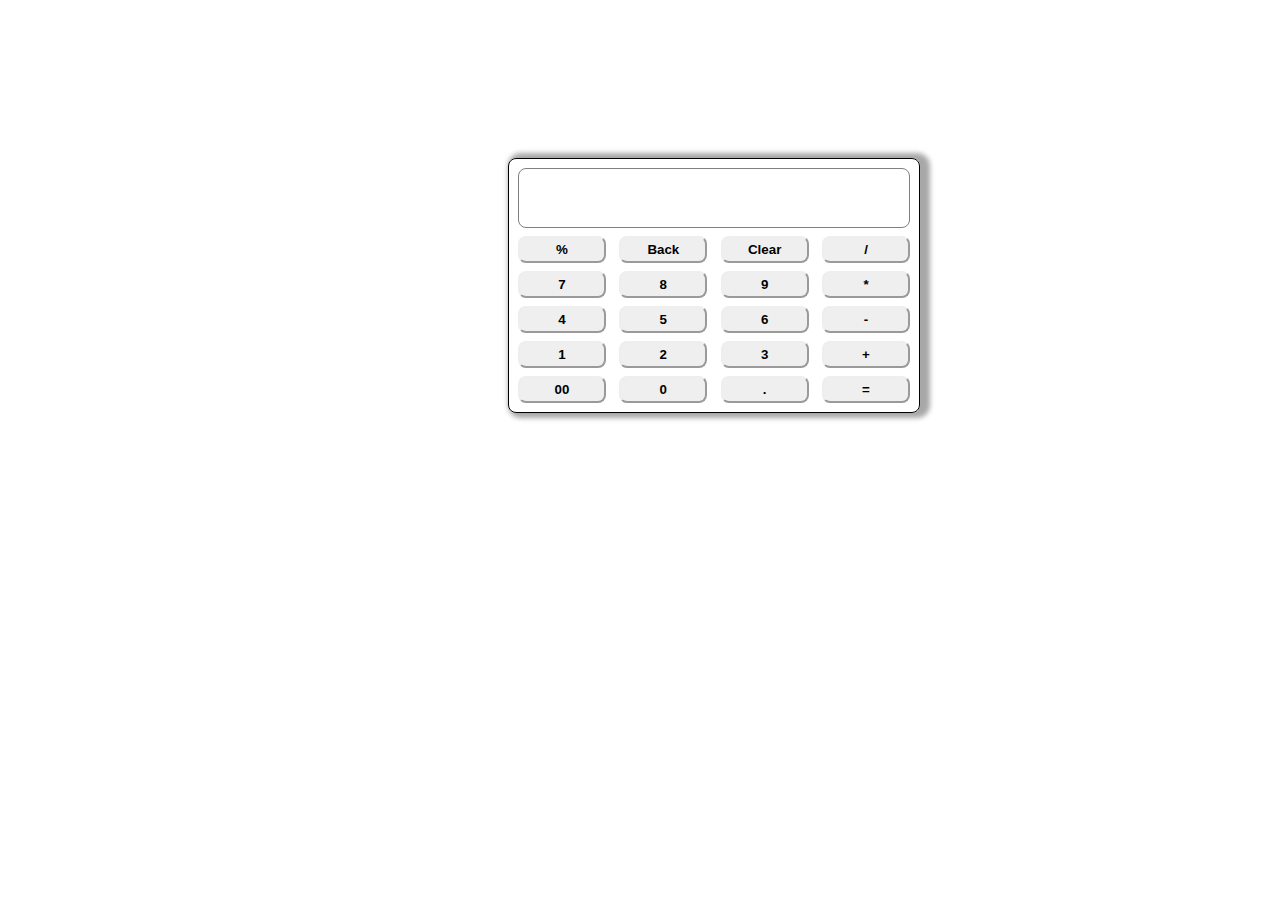
<file: calculator/index.html>
<!DOCTYPE html>
<html lang="en">
<head>
    <meta charset="UTF-8">
    <meta http-equiv="X-UA-Compatible" content="IE=edge">
    <meta name="viewport" content="width=device-width, initial-scale=1.0">
    <title>JS Basics</title>
    <link rel="stylesheet" href="css/style.css">
</head>
<body>
    <div class="calc">
        <div class="row0">
            <div id="input"></div>
        </div>

        <div class="row1">
            <button id="%">%</button>
            <button id="Back">Back</button>
            <button id="Clear" onclick="Clear()">Clear</button>
            <button id="/" onclick="numfun('/')">/</button>    
        </div>

        <div class="row2">
            <button id="7" onclick="numfun(7)">7</button>
            <button id="8" onclick="numfun(8)">8</button>
            <button id="9" onclick="numfun(9)">9</button>
            <button id="*" onclick="numfun('*')">*</button>
        </div>

        <div class="row3">
            <button id="4" onclick="numfun(4)">4</button>
            <button id="5" onclick="numfun(5)">5</button>
            <button id="6" onclick="numfun(6)">6</button>
            <button id="-" onclick="numfun('-')">-</button>
        </div>

        <div class="row4">
            <button id="1" onclick="numfun(1)">1</button>
            <button id="2" onclick="numfun(2)">2</button>
            <button id="3" onclick="numfun(3)">3</button>
            <button id="+" onclick="numfun('+')">+</button>
        </div>

        <div class="row5">
            <button id="zz" onclick="numfun('00')">00</button>
            <button id="z" onclick="numfun('0')">0</button>
            <button id="dot" onclick="numfun('.')">.</button>
            <button id="=" onclick="calculator()">=</button>
        </div>

    </div>


    <script src="js/main.js"></script>
</body>
</html>
</file>
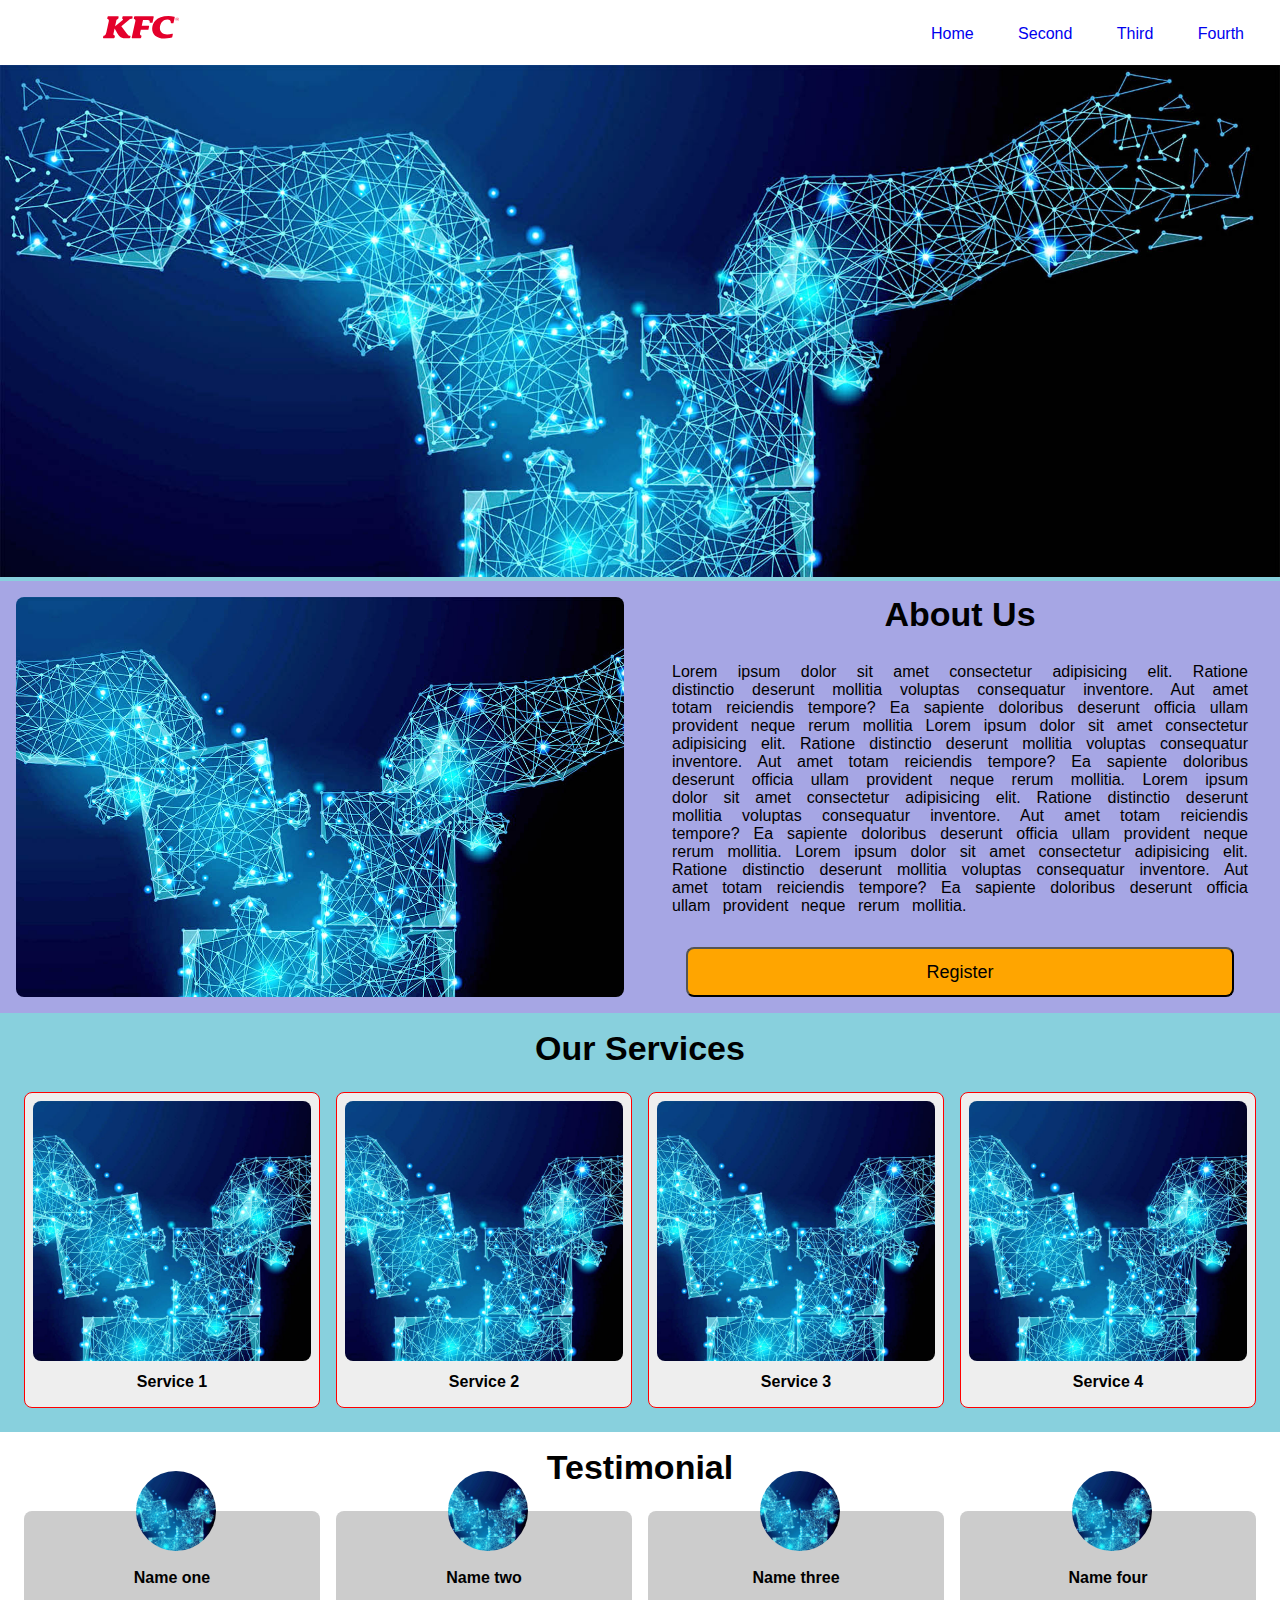
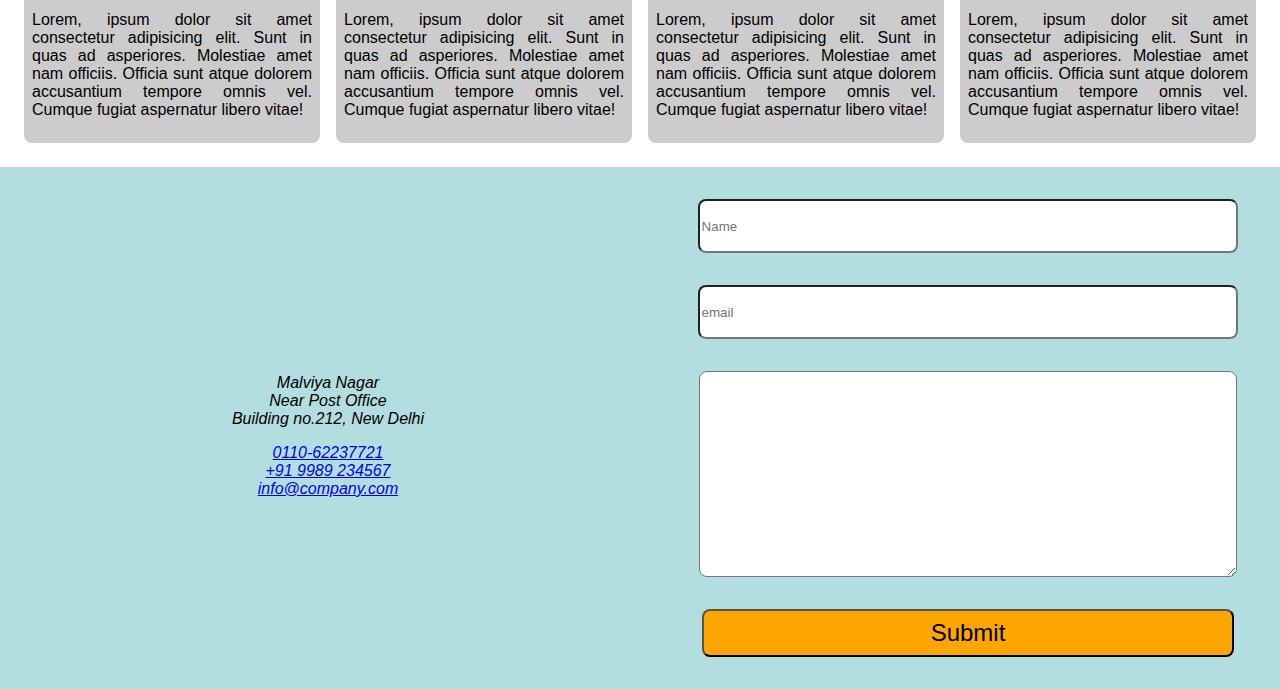
<file: dummy/index.html>
<!DOCTYPE html>
<html lang="en">

<head>
    <meta charset="UTF-8">
    <meta name="viewport" content="width=device-width, initial-scale=1.0">
    <title> Company Name </title>
    <link rel="stylesheet" href="./css/style.css">
</head>

<body>
    <header>
        <div class="logo">
            <img src="./images/kfcLogo.svg" alt="logo">
        </div>

        <div class="navigation">
            <nav>
                <a href="home.html">Home</a>
                <a href="https://github.com/amirkhan064/static-website" target="_blank">Second</a>
                <a href="#">Third</a>
                <a href="#">Fourth</a>
            </nav>
        </div>
    </header>

    <section>
        <div class="image">
            <img src="./images/open.jpg" alt="image" class="bannerimg">
        </div>
    </section>

    <section class="about-us">
        <div class="about">
            <img src="./images/open.jpg" alt="about_img" class="aboutimg">
        </div>

        <div class="about">
            <h1 class="about-head">About Us</h1>
            <p class="about-para">Lorem ipsum dolor sit amet consectetur adipisicing elit. Ratione distinctio deserunt mollitia voluptas consequatur inventore. Aut amet totam reiciendis tempore? Ea sapiente doloribus deserunt officia ullam provident neque rerum mollitia Lorem ipsum dolor sit amet consectetur adipisicing elit. Ratione distinctio deserunt mollitia voluptas consequatur inventore. Aut amet totam reiciendis tempore? Ea sapiente doloribus deserunt officia ullam provident neque rerum mollitia. Lorem ipsum dolor sit amet consectetur adipisicing elit. Ratione distinctio deserunt mollitia voluptas consequatur inventore. Aut amet totam reiciendis tempore? Ea sapiente doloribus deserunt officia ullam provident neque rerum mollitia. Lorem ipsum dolor sit amet consectetur adipisicing elit. Ratione distinctio deserunt mollitia voluptas consequatur inventore. Aut amet totam reiciendis tempore? Ea sapiente doloribus deserunt officia ullam provident neque rerum mollitia.</p>
            
            <!-- <input type="button" value="Register"> -->
            <button type="button" class="about-btn"> Register </button>
        </div>
    </section>

    <section class="service-body">
        <h2 class="service-head">Our Services</h2>   

        <div class="services-conatiner">
            <div class="service">
                <img src="./images/open.jpg" alt=""/>
                <h4>Service 1</h4>
            </div>
            <div class="service">
                <img src="./images/open.jpg" alt=""/>
                <h4>Service 2</h4>
            </div>
            <div class="service">
                <img src="./images/open.jpg" alt=""/>
                <h4>Service 3</h4>
            </div>
            <div class="service">
                <img src="./images/open.jpg" alt=""/>
                <h4>Service 4</h4>
            </div>
        </div>

    </section>

    <section class="test-body">
        <h1 class="head">Testimonial</h1>

        <div class="testimonial">
            <div class="person">
                <img src="images/open.jpg" alt="img1">
                <h4>Name one</h4>
                <p>Lorem, ipsum dolor sit amet consectetur adipisicing elit. Sunt in quas ad asperiores. Molestiae amet nam officiis. Officia sunt atque dolorem accusantium tempore omnis vel. Cumque fugiat aspernatur libero vitae!</p>
            </div>
            <div class="person">
                <img src="images/open.jpg" alt="img2">
                <h4>Name two</h4>
                <p>Lorem, ipsum dolor sit amet consectetur adipisicing elit. Sunt in quas ad asperiores. Molestiae amet nam officiis. Officia sunt atque dolorem accusantium tempore omnis vel. Cumque fugiat aspernatur libero vitae!</p>
            </div>
            <div class="person">
                <img src="images/open.jpg" alt="img3">
                <h4>Name three</h4>
                <p>Lorem, ipsum dolor sit amet consectetur adipisicing elit. Sunt in quas ad asperiores. Molestiae amet nam officiis. Officia sunt atque dolorem accusantium tempore omnis vel. Cumque fugiat aspernatur libero vitae!</p>
            </div>
            <div class="person">
                <img src="images/open.jpg" alt="img4">
                <h4>Name four</h4>
                <p>Lorem, ipsum dolor sit amet consectetur adipisicing elit. Sunt in quas ad asperiores. Molestiae amet nam officiis. Officia sunt atque dolorem accusantium tempore omnis vel. Cumque fugiat aspernatur libero vitae!</p>
            </div>
        </div>
    </section>

    <footer class="footer">
        <div class="address">
            <address>
                <p>Malviya Nagar <br> Near Post Office <br> Building no.212, New Delhi </p>
                <a href="tel:0110-62237721">0110-62237721</a> <br>
                <a href="mob:+91 9989 234567">+91 9989 234567</a> <br>
                <a href="mailto:info@company.com">info@company.com</a>
            </address>
        </div>
        <div class="form">
            <form action="">
                <input type="text" placeholder="Name" class="name">
                <input type="email" placeholder="email" class="email">
                <textarea placeholder="Message" class="message"> </textarea>
                <button class="submit">Submit</button>
            </form>
        </div>
    </footer>
</body>

</html>
</file>
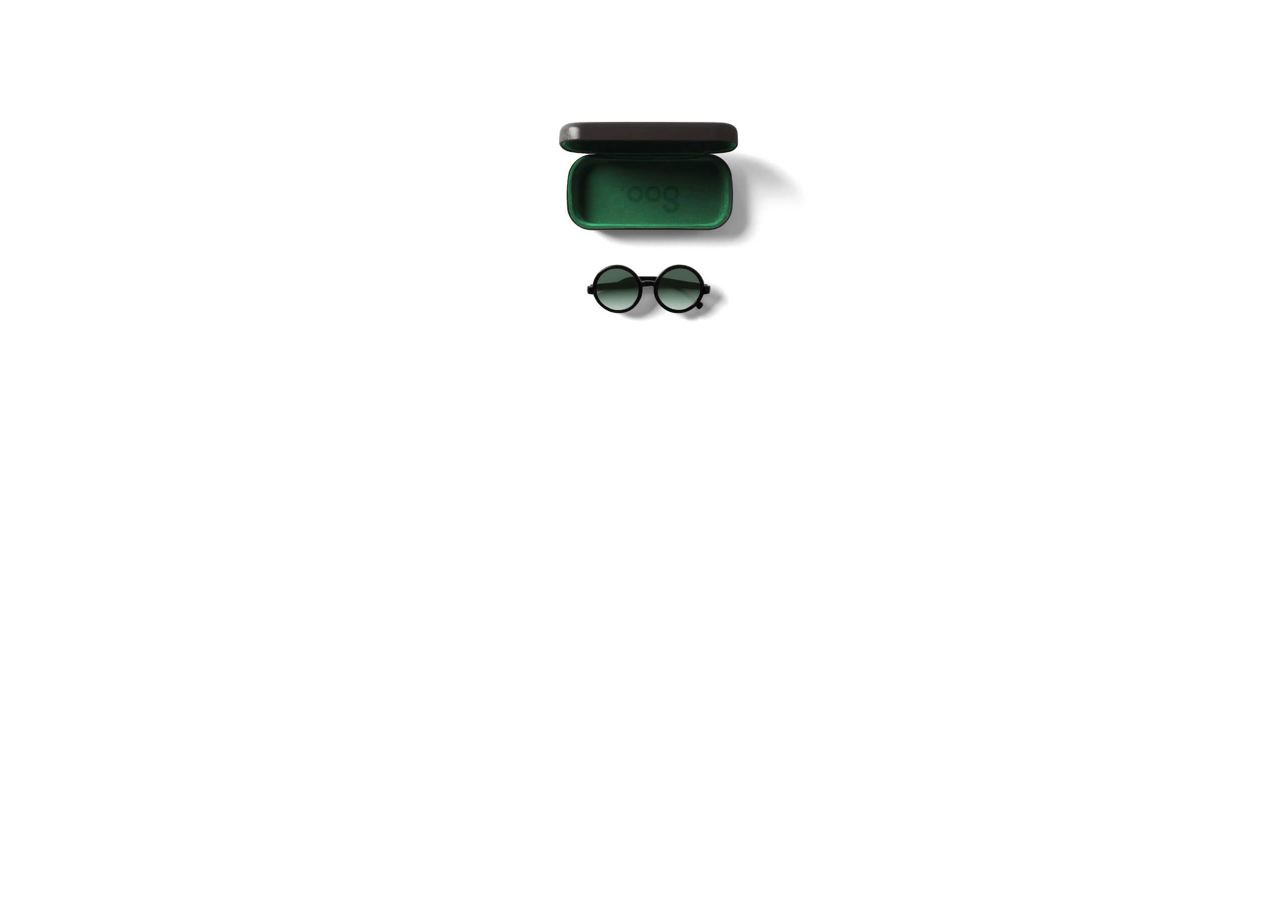
<file: imageHoverTextInfo/index.html>
<!DOCTYPE html>
<html lang="en">
<head>
    <meta charset="UTF-8">
    <meta http-equiv="X-UA-Compatible" content="IE=edge">
    <meta name="viewport" content="width=device-width, initial-scale=1.0">
    <title>Hover 1</title>
    <link rel="stylesheet" href="css/style.css">
</head>
<body>
    <div class="hover-container">

        <div class="main-img">
            <img src="images/glasses.jpg" alt="glasses $99">
        </div>
        <div class="hover-text">
            <h4>Haromi momo Shades</h4>
            <h1>$99</h1>
            <p>Limited Edition</p>

        </div>
    </div>
</body>
</html>
</file>
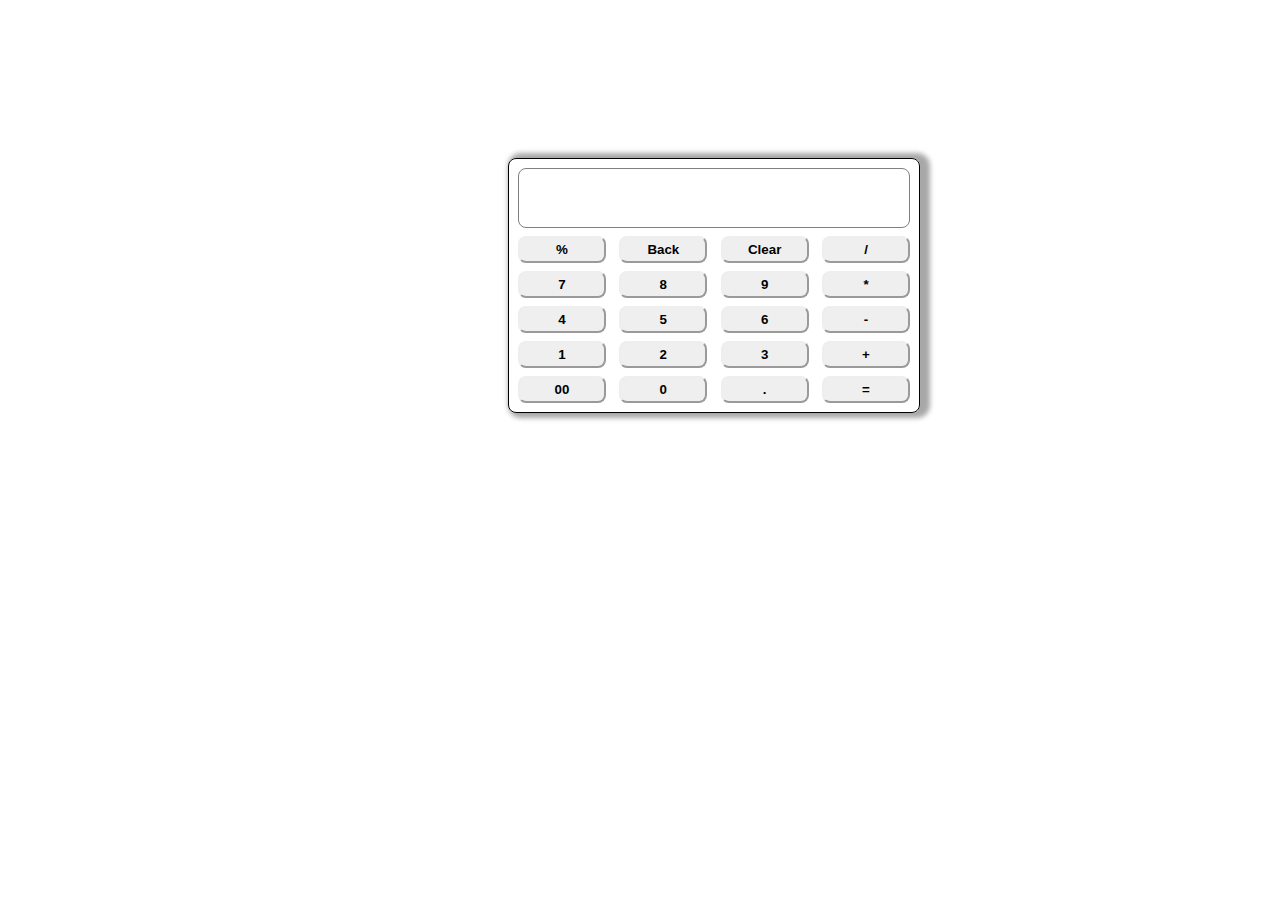
<file: JS/index.html>
<!DOCTYPE html>
<html lang="en">
<head>
    <meta charset="UTF-8">
    <meta http-equiv="X-UA-Compatible" content="IE=edge">
    <meta name="viewport" content="width=device-width, initial-scale=1.0">
    <title>JS Basics</title>
    <link rel="stylesheet" href="css/style.css">
</head>
<body>
    <div class="calc">
        <div class="row0">
            <div id="input"></div>
        </div>

        <div class="row1">
            <button id="%">%</button>
            <button id="Back">Back</button>
            <button id="Clear" onclick="Clear()">Clear</button>
            <button id="/" onclick="divide()">/</button>    
        </div>

        <div class="row2">
            <button id="7" onclick="numfun(7)">7</button>
            <button id="8" onclick="numfun(8)">8</button>
            <button id="9" onclick="numfun(9)">9</button>
            <button id="*" onclick="multiply()">*</button>
        </div>

        <div class="row3">
            <button id="4" onclick="numfun(4)">4</button>
            <button id="5" onclick="numfun(5)">5</button>
            <button id="6" onclick="numfun(6)">6</button>
            <button id="-" onclick="minus()">-</button>
        </div>

        <div class="row4">
            <button id="1" onclick="numfun(1)">1</button>
            <button id="2" onclick="numfun(2)">2</button>
            <button id="3" onclick="numfun(3)">3</button>
            <button id="+" onclick="plus()">+</button>
        </div>

        <div class="row5">
            <button id="zz" onclick="zerofun('zz')">00</button>
            <button id="z" onclick="zerofun('z')">0</button>
            <button id="decimal">.   </button>
            <button id="=" onclick="answer()">=</button>
        </div>

    </div>


    <script src="js/main.js"></script>
</body>
</html>
</file>
<file: calculator/css/style.css>
body {
    font-family: Verdana, Geneva, Tahoma, sans-serif;
    font-size: 18px;
    position: relative;
}

.calc  {
    box-shadow: 5px 0 5px 5px #a8a8a8;
    border: 1px solid black;
    position: absolute;
    left: 500px;
    top: 150px;
    width: 400px;
    padding: 5px;
}

#input {
    width: 100%;
    height: 50px;
    border: 1px solid gray;
    padding: 4px;
    margin: 4px;
}

#symbol {
    width: 10%;
    height: 50px;
    border: 1px solid gray;
    padding: 4px;
    margin: 4px;
}

body button{
    padding: 4px 24px;
    font-weight: 700;
    margin: 4px;
    width: 22%;

    border-radius: 8px;
    border-color: #eee;
}

body div {
    border-radius: 8px;
    border-color: #eee;
}

#Back{
    text-align: center;
    align-items: center;
}

.row0 {
    display: flex;
    justify-content: space-between;
}

.row1, .row2, .row3, .row4, .row5 {
    display: flex;
    justify-content: space-between;
}

/* 
.row2 {
    display: flex;
    justify-content: space-between;
}

.row3 {
    display: flex;
    justify-content: space-between;
}

.row4 {
    display: flex;
    justify-content: space-between;
}

.row5 {
    display: flex;
    justify-content: space-between;
} */
</file>
<file: dummy/css/style.css>
body {
    font-size: 16px;
    font-family: 'Franklin Gothic Medium', 'Arial Narrow', Arial, sans-serif;
    background: rgb(136, 208, 221);
    max-width: 1400px;
    margin: 0 auto;
    width: 100%;
}

/* header work open */


h1, h2, h3, h4, h5 {
    margin: 0;
    padding: 0;
}

header {
    display: flex;
    background: white;
    align-items: center;
    padding: 16px;
    line-height: 30px;
    align-items: baseline;
    
}

header .logo {
    width: 20%;
    height: 100%;
    text-align: center;
    object-fit: cover;
    /* border: 1px solid black; */
}

header .navigation {
    width: 80%;
    text-align: end;
}

header .navigation a {
    margin: 10px;
    padding: 10px;
    text-decoration: none;
    border-radius: 8px;
}

header .navigation a:hover {
    background-color: rgb(233, 221, 206);
}

/* --- banner --- */

section .bannerimg {
    width: 100%;
    object-fit: cover;
}

/* --- ABOUT-US --- */

.about-us {
    display: flex;
    background-color: rgb(166, 166, 228);
}

section .about {
    width: 50%;
    margin: 16px;
    text-align: center;
}

section .aboutimg {
    width: 100%;
    height: 100%;
    border-radius: 8px;
    object-fit: cover;
}

section .about-head {
    text-align: center;
    font-size: 34px;
    line-height: 100%;
    /* border: 1px solid orange; */
}

section .about-para {
    /* border: 1px solid orange; */
    text-align: justify;
    font-size: 16px;
    word-spacing: 8px;
    padding: 16px;
}

section .about-btn {
    width: 90%;
    height: 50px;
    border-radius: 8px;
    font-size: 18px;
    font: weight 8px;
    background-color: orange;
    /* text-align: centre; */
}

section .about-btn:hover {
    background-color: yellow;
}

/* --- our-services --- */

.service-body {
    /* background-color: bisque; */
    
}

.services-conatiner {
    padding: 16px;
    display: flex;
    justify-content: space-around;
}

.services-conatiner .service {
   width:25%;
   text-align: center;
   margin: 8px;
   border-radius: 8px;
   background: #eee;
   padding: 8px;
   border: 1px solid red;

}

.services-conatiner .service img {
   width: 100%;
   height: 260px;
   object-fit: cover;
   border-radius: 8px;
 }

 .services-conatiner .service h4 {
   margin: 0px;
   padding: 8px;
  }

  .service-head {
    text-align: center;
    font-size: 34px;
    margin: 0px;
    padding-top: 16px;
}

/* --- TESTIMONIAL --- */

.test-body {
    /* border: 1px solid green; */
    background-color: white;
}

.testimonial {
    display: flex;
    padding: 16px;
    justify-content: space-around;
    text-align: center;
}

section .head {
    text-align: center;
    font-size: 34px;
    margin: 0px;
    padding-top: 16px;
}

.testimonial .person {
    width: 25%;
    margin: 8px;
    padding: 8px;
    border-radius: 8px;
    background-color: #ccc;
    position: relative;
}

.testimonial .person img {
    width: 80px;
    height: 80px;
    border-radius: 50%;
    object-fit: cover;
    position: absolute;
    top: -40px;
    left: 38%;
   /* position: bottom; */
}

.testimonial .person p {
    text-align: justify;
}

.testimonial h4 {
    margin: 0px;
   padding: 8px;
   padding-top: 50px;
}

/* --- footer --- */

.footer {
    background-color: rgb(179, 222, 223);
    display: flex;
    align-items: center;
}

.footer .address {
    /* border: 1px solid black; */
    width: 50%;
    margin: 16px;
    border-radius: 8px;
    padding: 16px;
    text-align: center;
}

.footer .form {
    margin: 16px;
    width: 50%;
    text-align: center;
    border-radius: 8px;
    /* border: 1px solid black; */
}

.footer .name {
    width: 90%;
    margin: 16px 0px;
    border-radius: 8px;
    height: 48px;
}

.footer .email {
    width: 90%;
    margin: 16px 0px;
    border-radius: 8px;
    height: 48px;
}

.footer .message {
    width: 90%;
    margin: 16px 0px;
    border-radius: 8px;
    height: 200px;
    vertical-align: text-top ;
}

.footer .submit {
    width: 90%;
    height: 48px;
    margin: 16px;
    background-color: orange;
    border-radius: 8px;
    font-size: 24px;
}
</file>
<file: imageHoverTextInfo/css/style.css>
body {
    font-family: Helvetica, Arial, sans-serif;
    font-size: 14px;

    /* border: 1px solid red; */

    display: grid;
    justify-content: center;
}

.hover-container {
    /* border: 1px solid yellow; */
    
    position: relative;
    overflow: hidden;
}

.main-img img{
    width: 400px;
    height: 400px;
    /* border: 1px solid black; */

    position: absolute;
}

.main-img img:hover {
    transform: scale(0.1);
    transition: .4s;
    opacity: 0;
}

.hover-text {
    width: 375px;
    height: 375px;
    
    background-color: rgb(226, 211, 211);

    text-align: center;
}

.hover-text h4 {
    padding-top: 150px;
    color: black;
}


.hover-text:hover {
    transform: scale(1.2);
    transition: 0.6s;
    color: maroon;
}
</file>
<file: JS/css/style.css>
body {
    font-family: Verdana, Geneva, Tahoma, sans-serif;
    font-size: 18px;
    position: relative;
}

.calc  {
    box-shadow: 5px 0 5px 5px #a8a8a8;
    border: 1px solid black;
    position: absolute;
    left: 500px;
    top: 150px;
    width: 400px;
    padding: 5px;
}

#input {
    width: 100%;
    height: 50px;
    border: 1px solid gray;
    padding: 4px;
    margin: 4px;
}

#symbol {
    width: 10%;
    height: 50px;
    border: 1px solid gray;
    padding: 4px;
    margin: 4px;
}

body button{
    padding: 4px 24px;
    font-weight: 700;
    margin: 4px;
    width: 22%;

    border-radius: 8px;
    border-color: #eee;
}

body div {
    border-radius: 8px;
    border-color: #eee;
}

#Back{
    text-align: center;
    align-items: center;
}

.row0 {
    display: flex;
    justify-content: space-between;
}

.row1, .row2, .row3, .row4, .row5 {
    display: flex;
    justify-content: space-between;
}

/* 
.row2 {
    display: flex;
    justify-content: space-between;
}

.row3 {
    display: flex;
    justify-content: space-between;
}

.row4 {
    display: flex;
    justify-content: space-between;
}

.row5 {
    display: flex;
    justify-content: space-between;
} */
</file>
